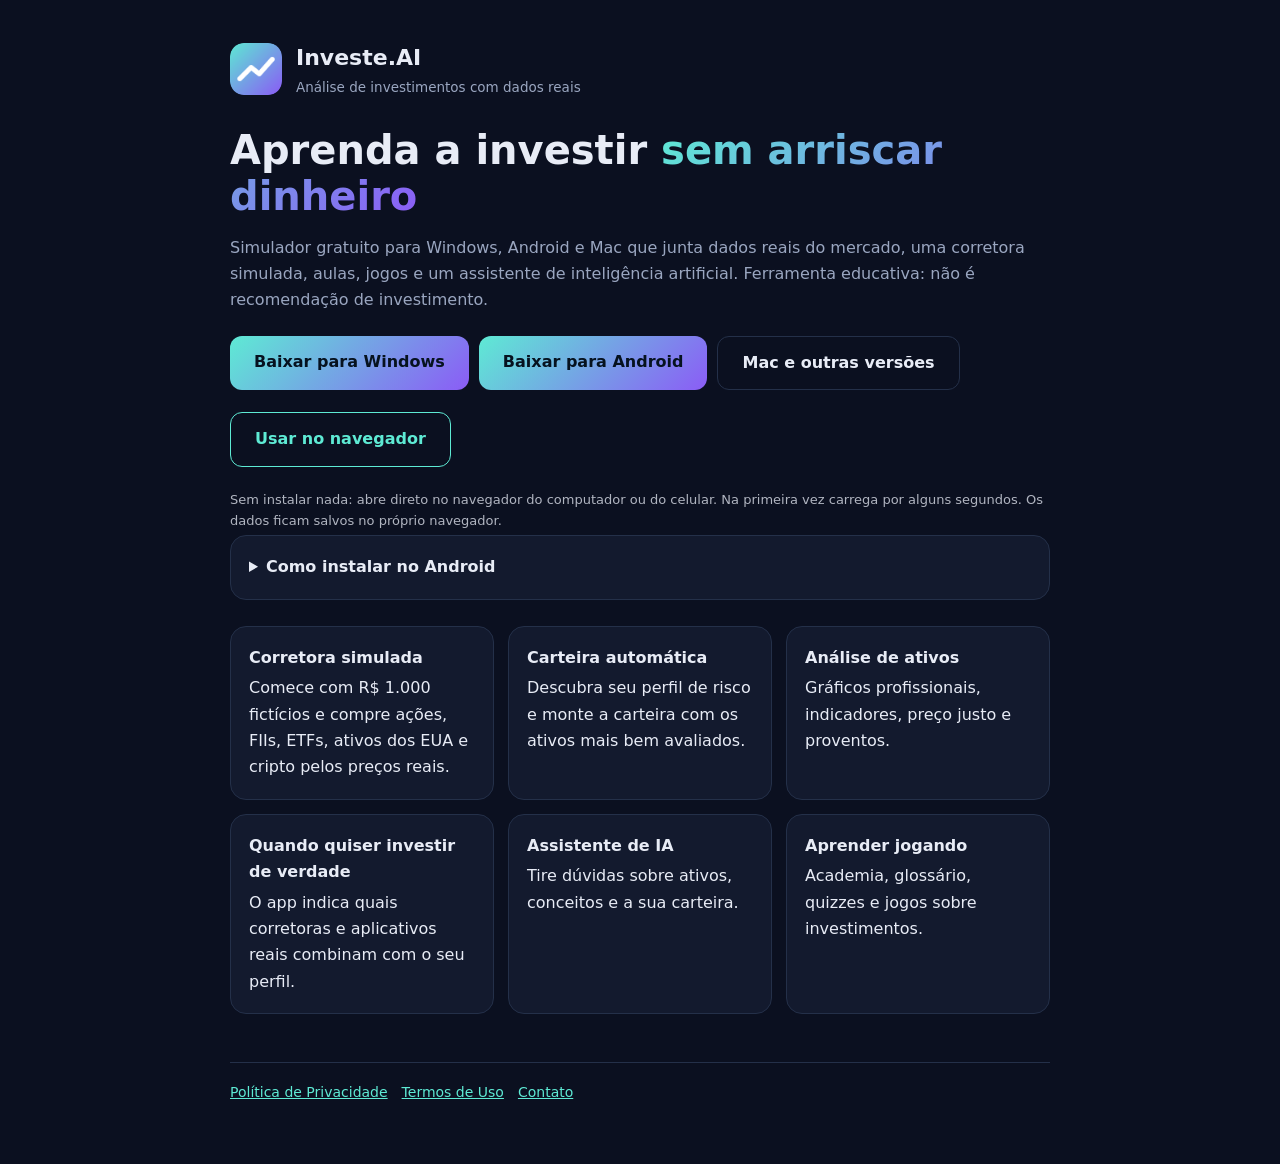
<file: docs/index.html>
<!doctype html>
<html lang="pt-BR"><head><meta charset="utf-8"><meta name="viewport" content="width=device-width,initial-scale=1">
<title>Investe.AI</title><meta name="description" content="Aprenda a investir com dados reais e uma corretora simulada.">
<link rel="icon" href="icone.png"><link rel="stylesheet" href="estilo.css"></head>
<body><main>
<header><img src="icone.png" alt=""><div><b>Investe.AI</b><small>Análise de investimentos com dados reais</small></div></header>
<h1>Aprenda a investir <span class="grad">sem arriscar dinheiro</span></h1>
<p class="sub">Simulador gratuito para Windows, Android e Mac que junta dados reais do mercado, uma corretora simulada, aulas, jogos e um assistente de inteligência artificial. Ferramenta educativa: não é recomendação de investimento.</p>
<div class="bts"><a class="btn" href="https://github.com/LimaBat/investe-ai/releases/latest/download/Investe.AI.exe">Baixar para Windows</a><a class="btn" href="https://github.com/LimaBat/investe-ai/releases/latest/download/Investe.AI.apk">Baixar para Android</a><a class="btn g" href="https://github.com/LimaBat/investe-ai/releases/latest">Mac e outras versões</a></div>
<div class="bts" style="margin-top:10px"><a class="btn web" href="app/">Usar no navegador</a></div>
<p class="nota-web">Sem instalar nada: abre direto no navegador do computador ou do celular. Na primeira vez carrega por alguns segundos. Os dados ficam salvos no próprio navegador.</p>
<details class="card" style="margin-top:4px"><summary style="cursor:pointer;font-weight:600">Como instalar no Android</summary>
<ol style="margin:10px 0 0 18px">
<li>Toque em <b>Baixar para Android</b> no celular e abra o arquivo <b>Investe.AI.apk</b> quando o download terminar.</li>
<li>Se aparecer "Por segurança, seu telefone não tem permissão para instalar apps desta fonte", toque em <b>Configurações</b>, ative <b>Permitir desta fonte</b> e volte.</li>
<li>Toque em <b>Instalar</b>. Se o Google Play Protect avisar sobre um app desconhecido, toque em <b>Mais detalhes &gt; Instalar mesmo assim</b>.</li>
<li>Abra o <b>Investe.AI</b>. Na primeira vez ele leva até um minuto para preparar tudo.</li>
</ol><p class="sub" style="margin:8px 0 0">Funciona em celulares com Android 7 ou mais novo (64 bits). As atualizações aparecem dentro do app.</p></details>
<div class="cards">
<div class="card"><b>Corretora simulada</b>Comece com R$ 1.000 fictícios e compre ações, FIIs, ETFs, ativos dos EUA e cripto pelos preços reais.</div>
<div class="card"><b>Carteira automática</b>Descubra seu perfil de risco e monte a carteira com os ativos mais bem avaliados.</div>
<div class="card"><b>Análise de ativos</b>Gráficos profissionais, indicadores, preço justo e proventos.</div>
<div class="card"><b>Quando quiser investir de verdade</b>O app indica quais corretoras e aplicativos reais combinam com o seu perfil.</div>
<div class="card"><b>Assistente de IA</b>Tire dúvidas sobre ativos, conceitos e a sua carteira.</div>
<div class="card"><b>Aprender jogando</b>Academia, glossário, quizzes e jogos sobre investimentos.</div>
</div>
<footer><a href="privacidade.html">Política de Privacidade</a><a href="termos.html">Termos de Uso</a><a href="https://github.com/LimaBat/investe-ai/issues">Contato</a></footer>
</main></body></html>
</file>
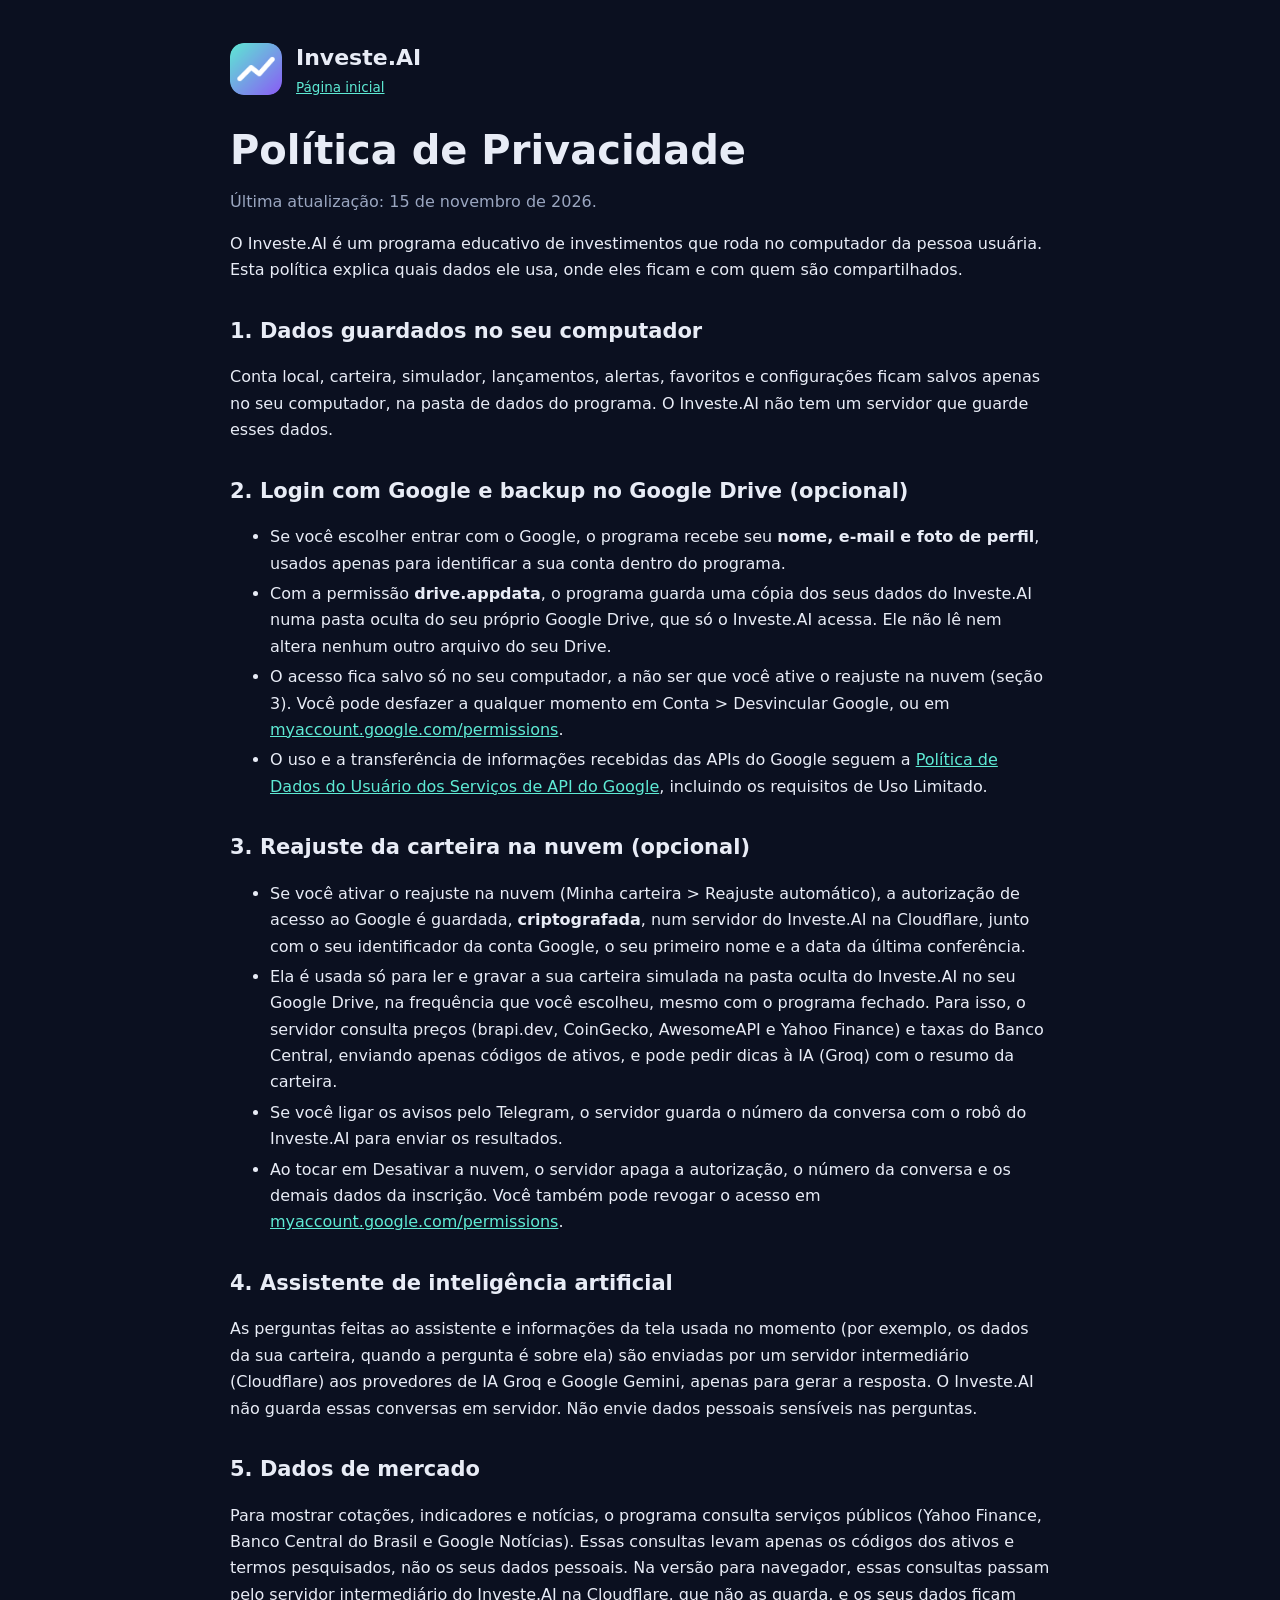
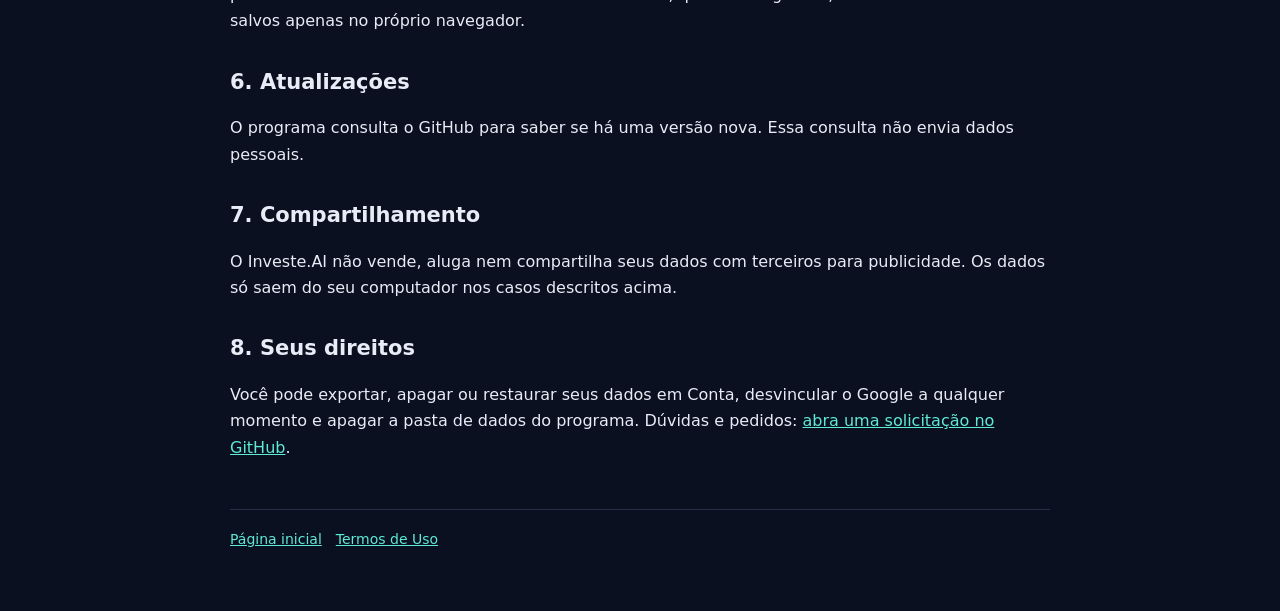
<file: docs/privacidade.html>
<!doctype html>
<html lang="pt-BR"><head><meta charset="utf-8"><meta name="viewport" content="width=device-width,initial-scale=1">
<title>Política de Privacidade · Investe.AI</title><link rel="icon" href="icone.png"><link rel="stylesheet" href="estilo.css"></head>
<body><main>
<header><img src="icone.png" alt=""><div><b>Investe.AI</b><small><a href="index.html">Página inicial</a></small></div></header>
<h1>Política de Privacidade</h1>
<p class="sub">Última atualização: 15 de novembro de 2026.</p>
<p>O Investe.AI é um programa educativo de investimentos que roda no computador da pessoa usuária. Esta política explica quais dados ele usa, onde eles ficam e com quem são compartilhados.</p>
<h2>1. Dados guardados no seu computador</h2>
<p>Conta local, carteira, simulador, lançamentos, alertas, favoritos e configurações ficam salvos apenas no seu computador, na pasta de dados do programa. O Investe.AI não tem um servidor que guarde esses dados.</p>
<h2>2. Login com Google e backup no Google Drive (opcional)</h2>
<ul>
<li>Se você escolher entrar com o Google, o programa recebe seu <b>nome, e-mail e foto de perfil</b>, usados apenas para identificar a sua conta dentro do programa.</li>
<li>Com a permissão <b>drive.appdata</b>, o programa guarda uma cópia dos seus dados do Investe.AI numa pasta oculta do seu próprio Google Drive, que só o Investe.AI acessa. Ele não lê nem altera nenhum outro arquivo do seu Drive.</li>
<li>O acesso fica salvo só no seu computador, a não ser que você ative o reajuste na nuvem (seção 3). Você pode desfazer a qualquer momento em Conta &gt; Desvincular Google, ou em <a href="https://myaccount.google.com/permissions">myaccount.google.com/permissions</a>.</li>
<li>O uso e a transferência de informações recebidas das APIs do Google seguem a <a href="https://developers.google.com/terms/api-services-user-data-policy">Política de Dados do Usuário dos Serviços de API do Google</a>, incluindo os requisitos de Uso Limitado.</li>
</ul>
<h2>3. Reajuste da carteira na nuvem (opcional)</h2>
<ul>
<li>Se você ativar o reajuste na nuvem (Minha carteira &gt; Reajuste automático), a autorização de acesso ao Google é guardada, <b>criptografada</b>, num servidor do Investe.AI na Cloudflare, junto com o seu identificador da conta Google, o seu primeiro nome e a data da última conferência.</li>
<li>Ela é usada só para ler e gravar a sua carteira simulada na pasta oculta do Investe.AI no seu Google Drive, na frequência que você escolheu, mesmo com o programa fechado. Para isso, o servidor consulta preços (brapi.dev, CoinGecko, AwesomeAPI e Yahoo Finance) e taxas do Banco Central, enviando apenas códigos de ativos, e pode pedir dicas à IA (Groq) com o resumo da carteira.</li>
<li>Se você ligar os avisos pelo Telegram, o servidor guarda o número da conversa com o robô do Investe.AI para enviar os resultados.</li>
<li>Ao tocar em Desativar a nuvem, o servidor apaga a autorização, o número da conversa e os demais dados da inscrição. Você também pode revogar o acesso em <a href="https://myaccount.google.com/permissions">myaccount.google.com/permissions</a>.</li>
</ul>
<h2>4. Assistente de inteligência artificial</h2>
<p>As perguntas feitas ao assistente e informações da tela usada no momento (por exemplo, os dados da sua carteira, quando a pergunta é sobre ela) são enviadas por um servidor intermediário (Cloudflare) aos provedores de IA Groq e Google Gemini, apenas para gerar a resposta. O Investe.AI não guarda essas conversas em servidor. Não envie dados pessoais sensíveis nas perguntas.</p>
<h2>5. Dados de mercado</h2>
<p>Para mostrar cotações, indicadores e notícias, o programa consulta serviços públicos (Yahoo Finance, Banco Central do Brasil e Google Notícias). Essas consultas levam apenas os códigos dos ativos e termos pesquisados, não os seus dados pessoais. Na versão para navegador, essas consultas passam pelo servidor intermediário do Investe.AI na Cloudflare, que não as guarda, e os seus dados ficam salvos apenas no próprio navegador.</p>
<h2>6. Atualizações</h2>
<p>O programa consulta o GitHub para saber se há uma versão nova. Essa consulta não envia dados pessoais.</p>
<h2>7. Compartilhamento</h2>
<p>O Investe.AI não vende, aluga nem compartilha seus dados com terceiros para publicidade. Os dados só saem do seu computador nos casos descritos acima.</p>
<h2>8. Seus direitos</h2>
<p>Você pode exportar, apagar ou restaurar seus dados em Conta, desvincular o Google a qualquer momento e apagar a pasta de dados do programa. Dúvidas e pedidos: <a href="https://github.com/LimaBat/investe-ai/issues">abra uma solicitação no GitHub</a>.</p>
<footer><a href="index.html">Página inicial</a><a href="termos.html">Termos de Uso</a></footer>
</main></body></html>
</file>
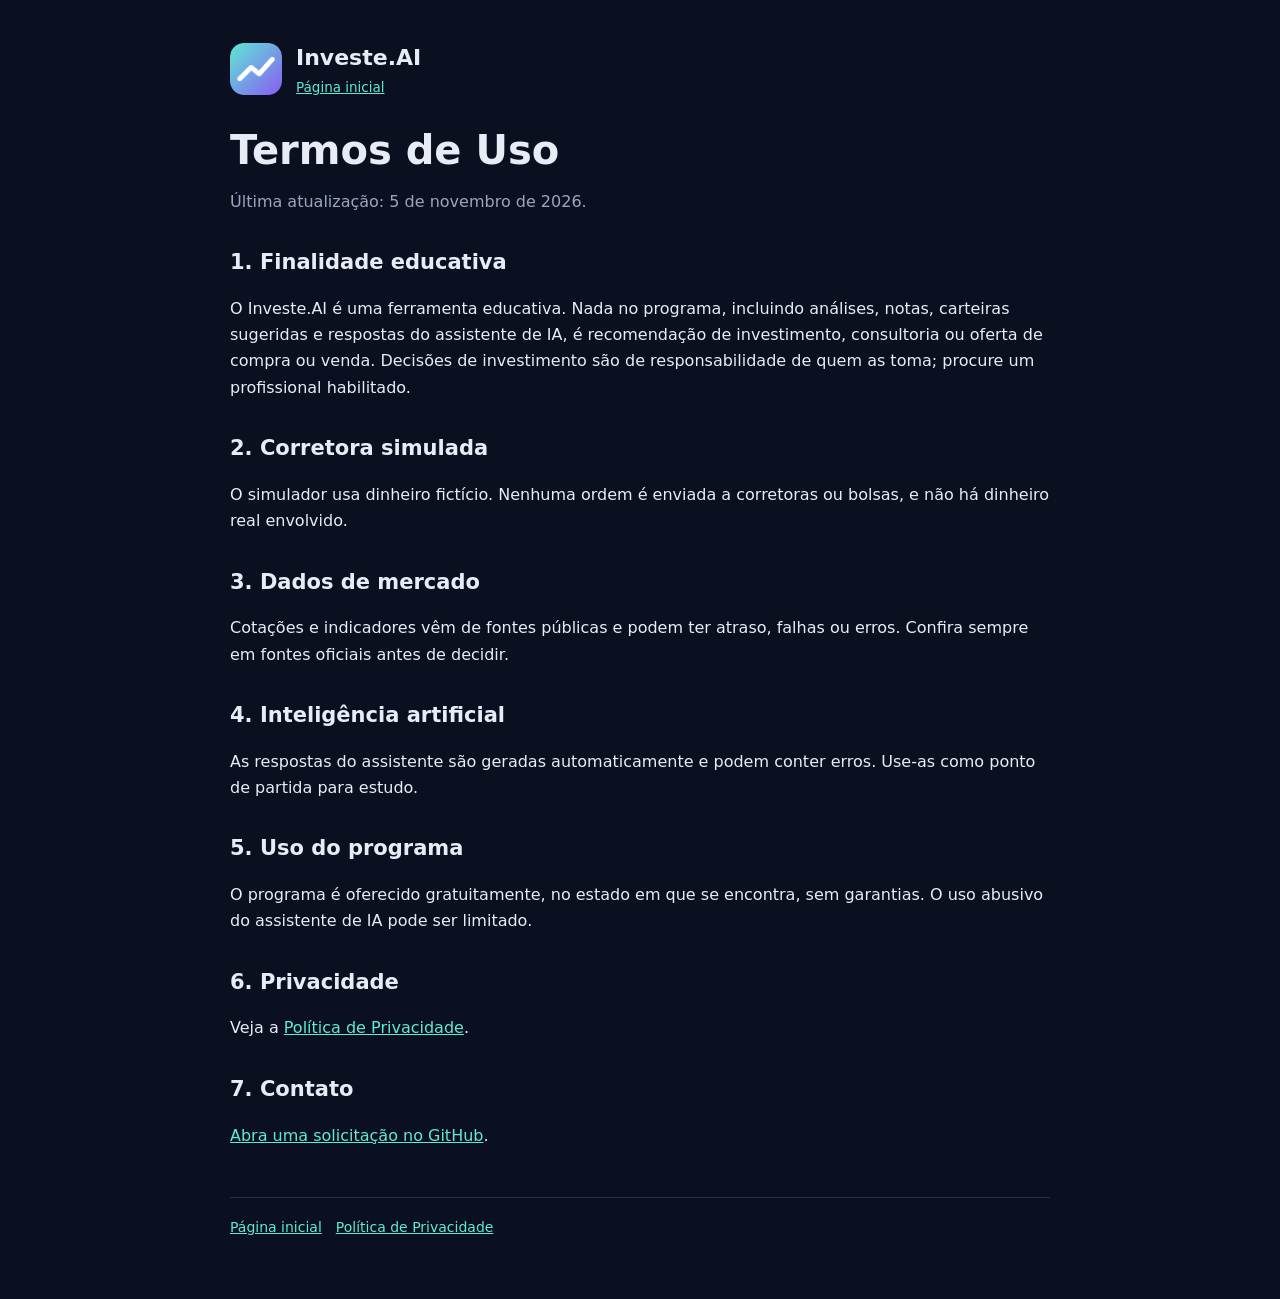
<file: docs/termos.html>
<!doctype html>
<html lang="pt-BR"><head><meta charset="utf-8"><meta name="viewport" content="width=device-width,initial-scale=1">
<title>Termos de Uso · Investe.AI</title><link rel="icon" href="icone.png"><link rel="stylesheet" href="estilo.css"></head>
<body><main>
<header><img src="icone.png" alt=""><div><b>Investe.AI</b><small><a href="index.html">Página inicial</a></small></div></header>
<h1>Termos de Uso</h1>
<p class="sub">Última atualização: 5 de novembro de 2026.</p>
<h2>1. Finalidade educativa</h2>
<p>O Investe.AI é uma ferramenta educativa. Nada no programa, incluindo análises, notas, carteiras sugeridas e respostas do assistente de IA, é recomendação de investimento, consultoria ou oferta de compra ou venda. Decisões de investimento são de responsabilidade de quem as toma; procure um profissional habilitado.</p>
<h2>2. Corretora simulada</h2>
<p>O simulador usa dinheiro fictício. Nenhuma ordem é enviada a corretoras ou bolsas, e não há dinheiro real envolvido.</p>
<h2>3. Dados de mercado</h2>
<p>Cotações e indicadores vêm de fontes públicas e podem ter atraso, falhas ou erros. Confira sempre em fontes oficiais antes de decidir.</p>
<h2>4. Inteligência artificial</h2>
<p>As respostas do assistente são geradas automaticamente e podem conter erros. Use-as como ponto de partida para estudo.</p>
<h2>5. Uso do programa</h2>
<p>O programa é oferecido gratuitamente, no estado em que se encontra, sem garantias. O uso abusivo do assistente de IA pode ser limitado.</p>
<h2>6. Privacidade</h2>
<p>Veja a <a href="privacidade.html">Política de Privacidade</a>.</p>
<h2>7. Contato</h2>
<p><a href="https://github.com/LimaBat/investe-ai/issues">Abra uma solicitação no GitHub</a>.</p>
<footer><a href="index.html">Página inicial</a><a href="privacidade.html">Política de Privacidade</a></footer>
</main></body></html>
</file>
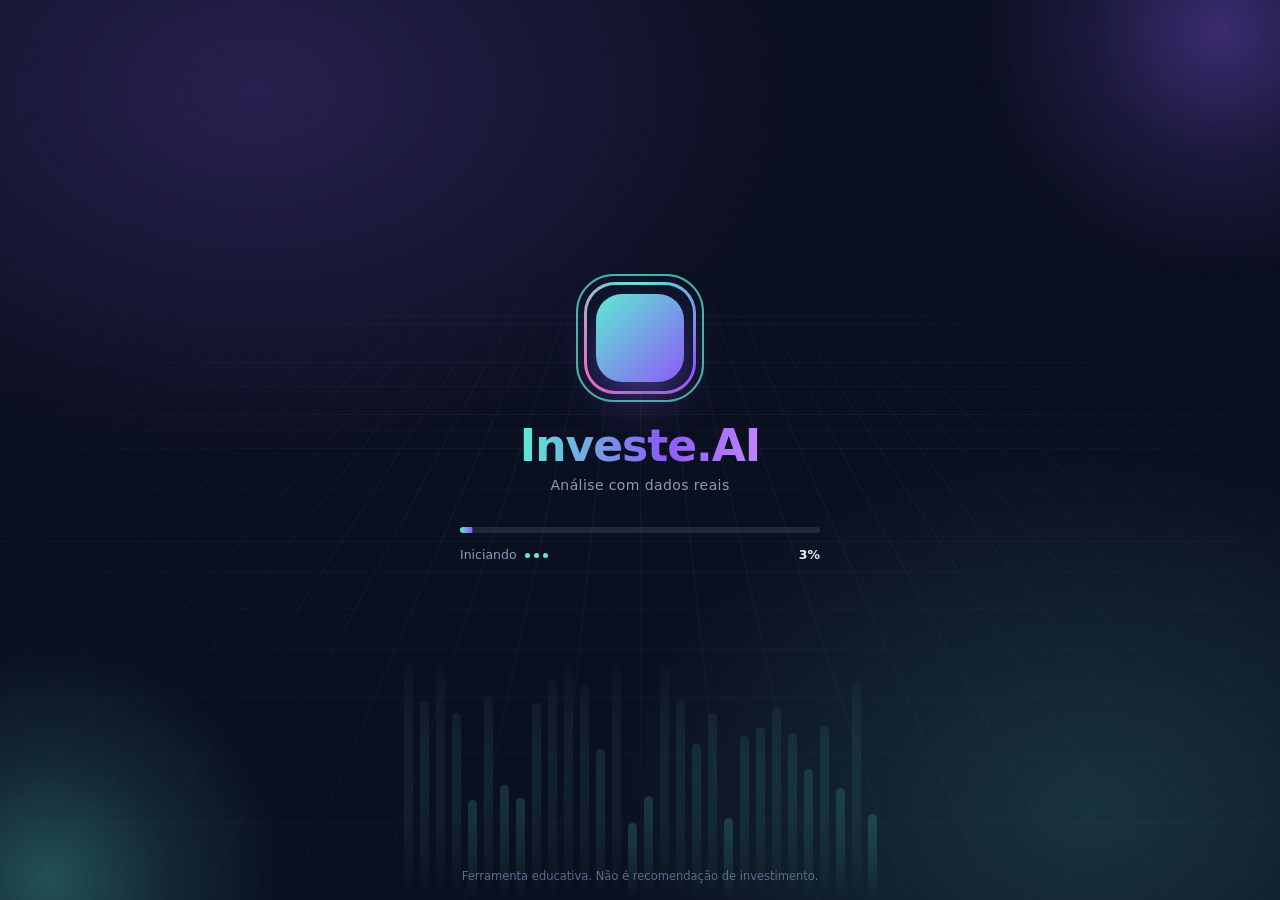
<file: android/app/src/main/assets/carregando.html>
<!doctype html>
<html lang="pt-BR"><head><meta charset="utf-8"><meta name="viewport" content="width=device-width,initial-scale=1,viewport-fit=cover"><title>Investe.AI</title><link rel="icon" href="data:image/svg+xml,%3Csvg xmlns=%27http://www.w3.org/2000/svg%27 viewBox=%270 0 64 64%27%3E%3Cdefs%3E%3ClinearGradient id=%27g%27 x1=%270%27 y1=%270%27 x2=%271%27 y2=%271%27%3E%3Cstop offset=%270%27 stop-color=%27%235eead4%27/%3E%3Cstop offset=%271%27 stop-color=%27%238b5cf6%27/%3E%3C/linearGradient%3E%3C/defs%3E%3Crect width=%2764%27 height=%2764%27 rx=%2716%27 fill=%27url(%23g)%27/%3E%3Cpolyline points=%2712 44 26 30 36 38 52 20%27 fill=%27none%27 stroke=%27white%27 stroke-width=%276%27 stroke-linecap=%27round%27 stroke-linejoin=%27round%27/%3E%3C/svg%3E">
<style>
*{box-sizing:border-box;margin:0;padding:0}
html,body{height:100%;overflow:hidden}
body{background:#0b1020;color:#e8ecf7;font-family:Inter,"Segoe UI",system-ui,sans-serif;display:grid;place-items:center;position:relative;transition:opacity .55s ease,transform .55s ease}
body.saindo{opacity:0;transform:scale(1.04)}
.bg{position:fixed;inset:0;background:radial-gradient(900px 600px at 20% 10%,rgba(139,92,246,.22),transparent 60%),radial-gradient(800px 600px at 85% 90%,rgba(94,234,212,.16),transparent 60%),#0b1020}
.grid{position:fixed;inset:-50%;background-image:linear-gradient(rgba(148,163,200,.07) 1px,transparent 1px),linear-gradient(90deg,rgba(148,163,200,.07) 1px,transparent 1px);background-size:56px 56px;transform:perspective(700px) rotateX(62deg) translateY(-8%);animation:andar 7s linear infinite;mask-image:radial-gradient(closest-side,#000 25%,transparent 75%);-webkit-mask-image:radial-gradient(closest-side,#000 25%,transparent 75%)}
@keyframes andar{to{background-position:0 56px}}
.orb{position:fixed;border-radius:50%;filter:blur(90px);opacity:.38;animation:flut 16s ease-in-out infinite}
.orb.a{width:420px;height:420px;background:#8b5cf6;top:-120px;right:8%}
.orb.b{width:360px;height:360px;background:#5eead4;bottom:-140px;left:12%;animation-delay:-6s;animation-duration:20s}
@keyframes flut{0%,100%{transform:translate(0,0) scale(1)}50%{transform:translate(40px,-30px) scale(1.12)}}
.bars{position:fixed;left:0;right:0;bottom:0;height:34vh;display:flex;align-items:flex-end;justify-content:center;gap:10px;opacity:.5;mask-image:linear-gradient(to top,#000,transparent);-webkit-mask-image:linear-gradient(to top,#000,transparent)}
.bars i{width:14px;border-radius:6px 6px 0 0;background:linear-gradient(to top,rgba(94,234,212,.0),rgba(94,234,212,.55));animation:sobe 2.6s ease-in-out infinite;transform-origin:bottom}
@keyframes sobe{0%,100%{transform:scaleY(.25)}50%{transform:scaleY(1)}}
.centro{position:relative;z-index:2;display:flex;flex-direction:column;align-items:center;text-align:center;padding:24px;animation:entra .9s cubic-bezier(.2,.8,.2,1) both}
@keyframes entra{from{opacity:0;transform:translateY(18px) scale(.97)}}
.logo{position:relative;width:132px;height:132px;display:grid;place-items:center;margin-bottom:30px}
.logo .anel{position:absolute;inset:0;border-radius:36px;background:conic-gradient(from 0deg,#5eead4,#8b5cf6,#f472b6,#5eead4);animation:gira 3.2s linear infinite;filter:blur(.3px)}
.logo .anel::after{content:"";position:absolute;inset:3px;border-radius:33px;background:#0b1226}
.logo .pulso{position:absolute;inset:-8px;border-radius:44px;border:2px solid rgba(94,234,212,.5);animation:pulso 2.4s ease-out infinite}
.logo .pulso.b{animation-delay:1.2s}
@keyframes gira{to{transform:rotate(360deg)}}
@keyframes pulso{0%{transform:scale(.9);opacity:.8}100%{transform:scale(1.5);opacity:0}}
.logo .nucleo{position:relative;width:104px;height:104px;border-radius:30px;background:linear-gradient(135deg,#5eead4,#8b5cf6);display:grid;place-items:center;box-shadow:0 18px 50px -12px rgba(139,92,246,.7);animation:flutua 3s ease-in-out infinite}
@keyframes flutua{50%{transform:translateY(-6px)}}
.nucleo svg{width:58px;height:58px;stroke:#fff;fill:none;stroke-width:2.6;stroke-linecap:round;stroke-linejoin:round}
.nucleo .l1{stroke-dasharray:44;stroke-dashoffset:44;animation:desenha 2.4s ease-in-out infinite}
.nucleo .l2{stroke-dasharray:14;stroke-dashoffset:14;animation:desenha2 2.4s ease-in-out infinite}
@keyframes desenha{0%{stroke-dashoffset:44}55%,100%{stroke-dashoffset:0}}
@keyframes desenha2{0%,50%{stroke-dashoffset:14}75%,100%{stroke-dashoffset:0}}
h1{font-size:46px;letter-spacing:-1px;font-weight:800;background:linear-gradient(90deg,#5eead4,#8b5cf6,#f472b6,#5eead4);background-size:250% auto;-webkit-background-clip:text;background-clip:text;color:transparent;animation:brilho 5s linear infinite}
@keyframes brilho{to{background-position:250% 0}}
.sub{color:#8d9ab8;margin-top:6px;font-size:15px;letter-spacing:.4px}
.prog{width:min(420px,78vw);margin-top:38px}
.trilho{height:6px;border-radius:99px;background:rgba(148,163,200,.16);overflow:hidden;position:relative}
.trilho i{display:block;height:100%;width:0;border-radius:99px;background:linear-gradient(90deg,#5eead4,#8b5cf6);box-shadow:0 0 18px rgba(94,234,212,.7);position:relative}
.trilho i::after{content:"";position:absolute;inset:0;background:linear-gradient(100deg,transparent,rgba(255,255,255,.55),transparent);transform:translateX(-100%);animation:varre 1.4s ease-in-out infinite}
@keyframes varre{to{transform:translateX(100%)}}
.info{display:flex;justify-content:space-between;align-items:center;margin-top:12px;font-size:13px;color:#8d9ab8;min-height:20px}
#msg{transition:opacity .25s,transform .25s}
#msg.troca{opacity:0;transform:translateY(5px)}
#pct{font-variant-numeric:tabular-nums;color:#e8ecf7;font-weight:600}
.pontos{display:inline-flex;gap:4px;margin-left:8px;vertical-align:middle}
.pontos i{width:5px;height:5px;border-radius:50%;background:#5eead4;animation:ponto 1.1s infinite}
.pontos i:nth-child(2){animation-delay:.18s}.pontos i:nth-child(3){animation-delay:.36s}
@keyframes ponto{0%,80%,100%{opacity:.2;transform:scale(.8)}40%{opacity:1;transform:scale(1.2)}}
.erro{display:none;margin-top:26px;max-width:460px;padding:14px 18px;border:1px solid rgba(248,113,113,.5);background:rgba(248,113,113,.1);color:#fca5a5;border-radius:14px;font-size:14px;line-height:1.5}
.aviso{position:fixed;bottom:22px;left:0;right:0;text-align:center;font-size:12px;color:#5d6a89;z-index:2}
@media(prefers-reduced-motion:reduce){*{animation-duration:.01ms!important;animation-iteration-count:1!important}.nucleo .l1,.nucleo .l2{stroke-dashoffset:0}}
html,body{-webkit-user-select:none;user-select:none;-webkit-tap-highlight-color:transparent}
.orb.a{width:280px;height:280px;top:-90px;right:-60px}
.orb.b{width:260px;height:260px;bottom:-100px;left:-60px}
.grid{background-size:40px 40px}
.bars{height:28vh;gap:7px}
.bars i{width:9px}
.centro{padding:24px 28px;margin-top:-6vh}
.logo{width:112px;height:112px;margin-bottom:26px}
.logo .anel{border-radius:31px}.logo .anel::after{border-radius:28px}
.logo .pulso{border-radius:38px}
.logo .nucleo{width:88px;height:88px;border-radius:26px}
.nucleo svg{width:50px;height:50px}
h1{font-size:clamp(34px,10.5vw,44px)}
.sub{font-size:14px}
.prog{width:min(360px,80vw);margin-top:34px}
.info{font-size:12.5px;gap:10px;text-align:left}
.erro{font-size:13.5px;max-width:88vw}
.aviso{bottom:16px;padding:0 24px;font-size:11.5px;line-height:1.4}
/* celular: só animações que a placa de vídeo faz sozinha (transform e opacity), para ficar fluido enquanto o app inicia */
.orb{filter:none;opacity:.5;will-change:transform}
.orb.a{width:520px;height:520px;top:-230px;right:-200px;background:radial-gradient(circle,rgba(139,92,246,.75) 0,rgba(139,92,246,.28) 34%,rgba(139,92,246,0) 68%)}
.orb.b{width:500px;height:500px;bottom:-230px;left:-200px;background:radial-gradient(circle,rgba(94,234,212,.6) 0,rgba(94,234,212,.22) 34%,rgba(94,234,212,0) 68%)}
.grid{animation:none}
.bars i{will-change:transform}
.logo .anel{filter:none;will-change:transform}
.logo .pulso,.logo .nucleo{will-change:transform,opacity}
h1{animation:none;background-size:100% auto;background-image:linear-gradient(90deg,#5eead4,#8b5cf6 60%,#c084fc)}
.trilho i{width:100%!important;transform:scaleX(0);transform-origin:left center;box-shadow:none;will-change:transform}
.trilho i::after{display:none}
</style></head><body>
<div class="bg"></div><div class="grid"></div><div class="orb a"></div><div class="orb b"></div>
<div class="bars" id="bars"></div>
<div class="centro">
  <div class="logo"><span class="pulso"></span><span class="pulso b"></span><span class="anel"></span>
    <div class="nucleo"><svg viewBox="0 0 24 24"><polyline class="l1" points="3 17 9 11 13 15 21 6"/><polyline class="l2" points="15 6 21 6 21 12"/></svg></div></div>
  <h1>Investe.AI</h1><div class="sub">Análise com dados reais</div>
  <div class="prog"><div class="trilho"><i id="bar"></i></div>
    <div class="info"><span><span id="msg">Iniciando</span><span class="pontos"><i></i><i></i><i></i></span></span><span id="pct">0%</span></div></div>
  <div class="erro" id="erro"></div>
</div>
<div class="aviso">Ferramenta educativa. Não é recomendação de investimento. </div>
<script>
(function(){
var barras=document.getElementById('bars');
var n=Math.max(16,Math.min(30,Math.round(window.innerWidth/16)));
for(var i=0;i<n;i++){var b=document.createElement('i');b.style.height=(30+Math.random()*70)+'%';b.style.animationDelay=(-Math.random()*2.6)+'s';b.style.animationDuration=(2+Math.random()*2.2)+'s';barras.appendChild(b);}
var bar=document.getElementById('bar'),pct=document.getElementById('pct'),msg=document.getElementById('msg'),erro=document.getElementById('erro');
var ultPct=-1,t0=performance.now(),mostrado=0,pronto=false,parou=false,ultMsg='';
var etapas=[[0,4,'Iniciando'],[1500,18,'Verificando componentes'],[4000,40,'Carregando componentes'],[9000,62,'Carregando dados de mercado'],[16000,80,'Iniciando o servidor'],[30000,92,'Quase pronto']];
function setMsg(t){if(!t||t===ultMsg)return;ultMsg=t;msg.classList.add('troca');setTimeout(function(){msg.textContent=t;msg.classList.remove('troca');},230);}
function quadro(){
  if(parou)return;
  var dt=performance.now()-t0,alvo=4,m='Iniciando';
  for(var i=0;i<etapas.length;i++)if(dt>=etapas[i][0]){alvo=etapas[i][1];m=etapas[i][2];}
  if(pronto){alvo=100;m='Pronto!';}
  setMsg(m);
  var teto=pronto?100:Math.min(alvo,96);
  if(mostrado<teto)mostrado=Math.min(teto,mostrado+Math.max(pronto?.9:.06,(teto-mostrado)*(pronto?.14:.03)));
  bar.style.transform='scaleX('+(mostrado/100).toFixed(4)+')';var p=Math.floor(mostrado);if(p!==ultPct){ultPct=p;pct.textContent=p+'%';}
  if(pronto&&mostrado>=99.6&&!document.body.classList.contains('saindo'))document.body.classList.add('saindo');
  requestAnimationFrame(quadro);
}
window.investePronto=function(){pronto=true;};
window.investeFalha=function(t){parou=true;erro.style.display='block';erro.textContent=t;setMsg('Não foi possível iniciar');};
quadro();
})();
</script></body></html>
</file>
<file: docs/estilo.css>
:root{--bg:#0b1020;--card:#131a2e;--line:#243049;--text:#e8ecf6;--muted:#9aa6c0;--a1:#5eead4;--a2:#8b5cf6}
*{box-sizing:border-box}body{margin:0;background:var(--bg);color:var(--text);font:16px/1.65 "Segoe UI",system-ui,-apple-system,sans-serif}
main{max-width:860px;margin:0 auto;padding:40px 20px 60px}a{color:var(--a1)}
header{display:flex;align-items:center;gap:14px;margin-bottom:28px}header img{width:52px;height:52px;border-radius:14px}
header b{font-size:22px}header small{display:block;color:var(--muted);font-size:13.5px}
h1{font-size:clamp(28px,5vw,40px);line-height:1.15;margin:10px 0 14px}h2{font-size:21px;margin:30px 0 8px}
.grad{background:linear-gradient(135deg,var(--a1),var(--a2));-webkit-background-clip:text;background-clip:text;color:transparent}
.sub{color:var(--muted)}.btn{display:inline-block;padding:13px 24px;border-radius:12px;background:linear-gradient(135deg,var(--a1),var(--a2));color:#06121f;font-weight:700;text-decoration:none}
.btn.g{background:transparent;border:1px solid var(--line);color:var(--text)}.bts{display:flex;gap:10px;flex-wrap:wrap;margin:22px 0}
.cards{display:grid;grid-template-columns:repeat(auto-fit,minmax(230px,1fr));gap:14px;margin-top:26px}
.card{background:var(--card);border:1px solid var(--line);border-radius:16px;padding:18px}.card b{display:block;margin-bottom:4px}
footer{margin-top:48px;padding-top:18px;border-top:1px solid var(--line);color:var(--muted);font-size:14px}footer a{margin-right:14px}
li{margin:4px 0}

.btn.web{background:transparent;border:1.5px solid #5eead4;color:#5eead4}.btn.web:hover{background:rgba(94,234,212,.1)}
.nota-web{font-size:13px;opacity:.75;margin:8px 0 0}
</file>
